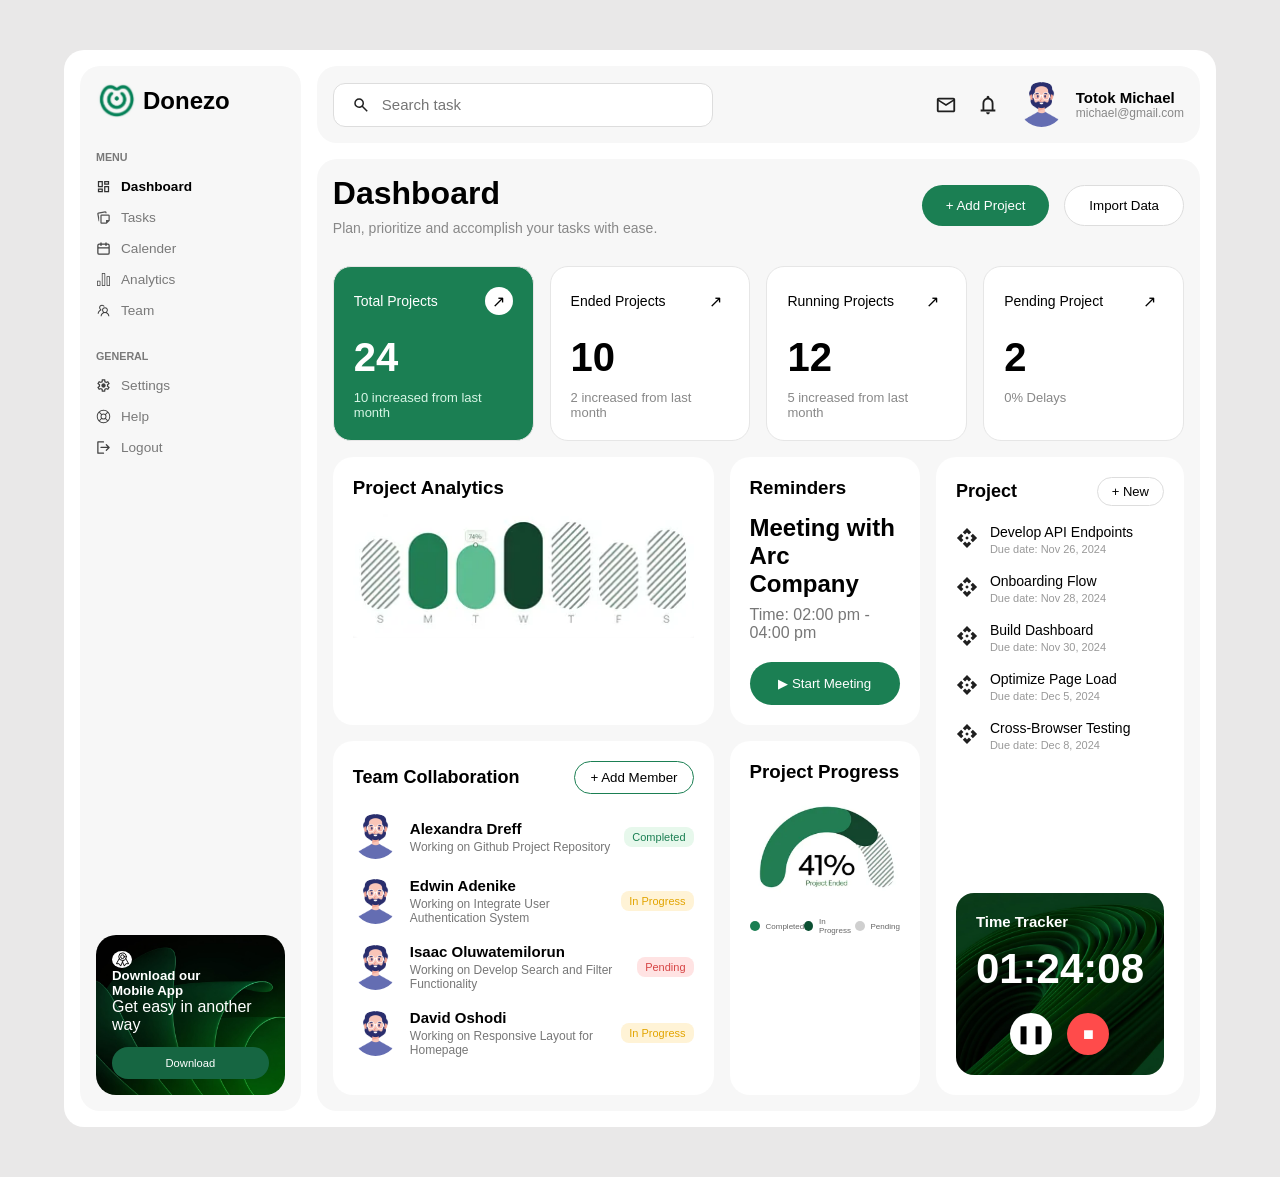
<file: day 21/index.html>
<!DOCTYPE html>
<html lang="en">

<head>
    <meta charset="UTF-8">
    <meta name="viewport" content="width=device-width, initial-scale=1.0">
    <title>Donezo</title>

    <link rel="stylesheet" href="style.css">
</head>

<body>

    <section class="dashboard">
        <div class="sidebar">
            <div class="sidebar-upper">
                <div class="logo-side">
                    <img src="assets/donezo-logo.PNG" alt="Denezo" class="donezo-logo">
                    <h2>Donezo</h2>
                </div>

                <div class="side-head menu">
                    <h6>MENU</h6>
                    <div class="sidebar-items dashboard-side">
                        <img src="assets/dashboard-outline.svg" alt="Dashboard" class="sidebar-icon">
                        <a href="#">Dashboard</a>
                    </div>
                    <div class="sidebar-items tasks-side">
                        <img src="assets/tasks-icon.svg" alt="Tasks" class="sidebar-icon">
                        <a href="#">Tasks</a>
                    </div>
                    <div class="sidebar-items calender-side">
                        <img src="assets/uil--calender.svg" alt="Calender" class="sidebar-icon">
                        <a href="#">Calender</a>
                    </div>
                    <div class="sidebar-items analytics-side">
                        <img src="assets/oui--ws-analytics.svg" alt="Analytics" class="sidebar-icon">
                        <a href="#">Analytics</a>
                    </div>
                    <div class="sidebar-items team-side">
                        <img src="assets/ant-design--team-outlined.svg" alt="Team" class="sidebar-icon">
                        <a href="#">Team</a>
                    </div>
                </div>

                <div class="side-head general">
                    <h6>GENERAL</h6>
                    <div class="sidebar-items settings-side">
                        <img src="assets/material-symbols--settings-outline.svg" alt="Settings" class="sidebar-icon">
                        <a href="#">Settings</a>
                    </div>
                    <div class="sidebar-items help-side">
                        <img src="assets/solar--help-outline.svg" alt="Help" class="sidebar-icon">
                        <a href="#">Help</a>
                    </div>
                    <div class="sidebar-items logout-side">
                        <img src="assets/icon-park-outline--logout.svg" alt="Logout" class="sidebar-icon">
                        <a href="#">Logout</a>
                    </div>
                </div>
            </div>

            <div class="sidebar-lower">
                <div class="sidebar-lower-text">
                    <div class="sidebar-lower-img">
                        <img src="assets/ion--ribbon-outline.svg" alt="Ribbon">
                    </div>
                    <h5>Download our<br>Mobile App</h5>
                    <p>Get easy in another way</p>
                </div>
                <button>Download</button>
            </div>
        </div>


        <div class="main-dashboard">
            <div class="dashboard-header">
                <div class="search-box">
                    <img src="assets/search-icon.svg" alt="Search">
                    <input type="text" placeholder="Search task">
                </div>

                <div class="header-right">
                    <img src="assets/mail.svg" alt="Messages">
                    <img src="assets/notifications.svg" alt="Notifications">
                    <div class="profile">
                        <img src="assets/man.png" alt="Profile">
                        <div>
                            <h4>Totok Michael</h4>
                            <p>michael@gmail.com</p>
                        </div>
                    </div>
                </div>
            </div>


            <div class="dashboard-body">

                <div class="dashboard-title">
                    <div class="title-text">
                        <h1>Dashboard</h1>
                        <p>
                            Plan, prioritize and accomplish your tasks with ease.
                        </p>
                    </div>

                    <div class="dashboard-buttons">
                        <button class="add-btn">
                            + Add Project
                        </button>
                        <button class="import-btn">
                            Import Data
                        </button>
                    </div>
                </div>


                <div class="stats-container">

                    <div class="stat-card active-card">
                        <div class="stat-top">
                            <h4>Total Projects</h4>
                            <span>&#8599;</span>
                        </div>
                        <h2>24</h2>
                        <p>10 increased from last month</p>
                    </div>

                    <div class="stat-card">
                        <div class="stat-top">
                            <h4>Ended Projects</h4>
                            <span>&#8599;</span>
                        </div>
                        <h2>10</h2>
                        <p>2 increased from last month</p>
                    </div>

                    <div class="stat-card">
                        <div class="stat-top">
                            <h4>Running Projects</h4>
                            <span>&#8599;</span>
                        </div>
                        <h2>12</h2>
                        <p>5 increased from last month</p>
                    </div>

                    <div class="stat-card">
                        <div class="stat-top">
                            <h4>Pending Project</h4>
                            <span>&#8599;</span>
                        </div>
                        <h2>2</h2>
                        <p>0% Delays</p>
                    </div>
                </div>


                <div class="dashboard-lower">
                    <div class="analytics-reminder">
                        <div class="analytics-card">
                            <h3>Project Analytics</h3>
                            <img src="assets/analytics-chart.PNG" alt="Chart">
                        </div>

                        <div class="reminder-card">
                            <h3>Reminders</h3>
                            <h2>Meeting with Arc Company</h2>
                            <p>Time: 02:00 pm - 04:00 pm</p>
                            <button>▶ Start Meeting</button>
                        </div>
                    </div>

                    <div class="project">
                        <div class="project-header">
                            <h3>Project</h3>
                            <button>+ New</button>
                        </div>

                        <div class="project-item">
                            <img src="assets/api.svg" alt="">
                            <div>
                                <h4>Develop API Endpoints</h4>
                                <p>Due date: Nov 26, 2024</p>
                            </div>
                        </div>

                        <div class="project-item">
                            <img src="assets/api.svg" alt="">
                            <div>
                                <h4>Onboarding Flow</h4>
                                <p>Due date: Nov 28, 2024</p>
                            </div>
                        </div>

                        <div class="project-item">
                            <img src="assets/api.svg" alt="">
                            <div>
                                <h4>Build Dashboard</h4>
                                <p>Due date: Nov 30, 2024</p>
                            </div>
                        </div>

                        <div class="project-item">
                            <img src="assets/api.svg" alt="">
                            <div>
                                <h4>Optimize Page Load</h4>
                                <p>Due date: Dec 5, 2024</p>
                            </div>
                        </div>

                        <div class="project-item">
                            <img src="assets/api.svg" alt="">
                            <div>
                                <h4>Cross-Browser Testing</h4>
                                <p>Due date: Dec 8, 2024</p>
                            </div>
                        </div>

                        <div class="time-tracker">
                            <h3>Time Tracker</h3>
                            <h1>01:24:08</h1>
                            <div class="tracker-buttons">
                                <button class="pause">&#10074;&#10074;</button>
                                <button class="stop">&#9632;</button>
                            </div>
                        </div>

                    </div>

                    <div class="team-progress">
                        
                        <div class="team-box">
                            <div class="team-header">
                                <h3>Team Collaboration</h3>
                                <button>+ Add Member</button>
                            </div>

                            <div class="team-member">
                                <img src="assets/man.png" alt="">
                                <div class="member-info">
                                    <h4>Alexandra Dreff</h4>
                                    <p>Working on Github Project Repository</p>
                                </div>
                                <span class="completed">Completed</span>
                            </div>

                            <div class="team-member">
                                <img src="assets/man.png" alt="">
                                <div class="member-info">
                                    <h4>Edwin Adenike</h4>
                                    <p>Working on Integrate User Authentication System</p>
                                </div>
                                <span class="progress">In Progress</span>
                            </div>

                            <div class="team-member">
                                <img src="assets/man.png" alt="">
                                <div class="member-info">
                                    <h4>Isaac Oluwatemilorun</h4>
                                    <p>Working on Develop Search and Filter Functionality</p>
                                </div>
                                <span class="pending">Pending</span>
                            </div>

                            <div class="team-member">
                                <img src="assets/man.png" alt="">
                                <div class="member-info">
                                    <h4>David Oshodi</h4>
                                    <p>Working on Responsive Layout for Homepage</p>
                                </div>
                                <span class="progress">In Progress</span>
                            </div>
                        </div>

                        <div class="progress-box">
                            <h3>Project Progress</h3>
                            <img src="assets/progress.PNG" alt="Progress Chart">
                            
                            <div class="progress-status">
                                <div>
                                    <span class="dot completed-dot"></span>
                                    <p>Completed</p>
                                </div>
                                
                                <div>
                                    <span class="dot progress-dot"></span>
                                    <p>In Progress</p>
                                </div>

                                <div>
                                    <span class="dot pending-dot"></span>
                                    <p>Pending</p>
                                </div>
                            </div>
                        </div>
                    </div>


                </div>

            </div>


        </div>

    </section>
</body>

</html>
</file>
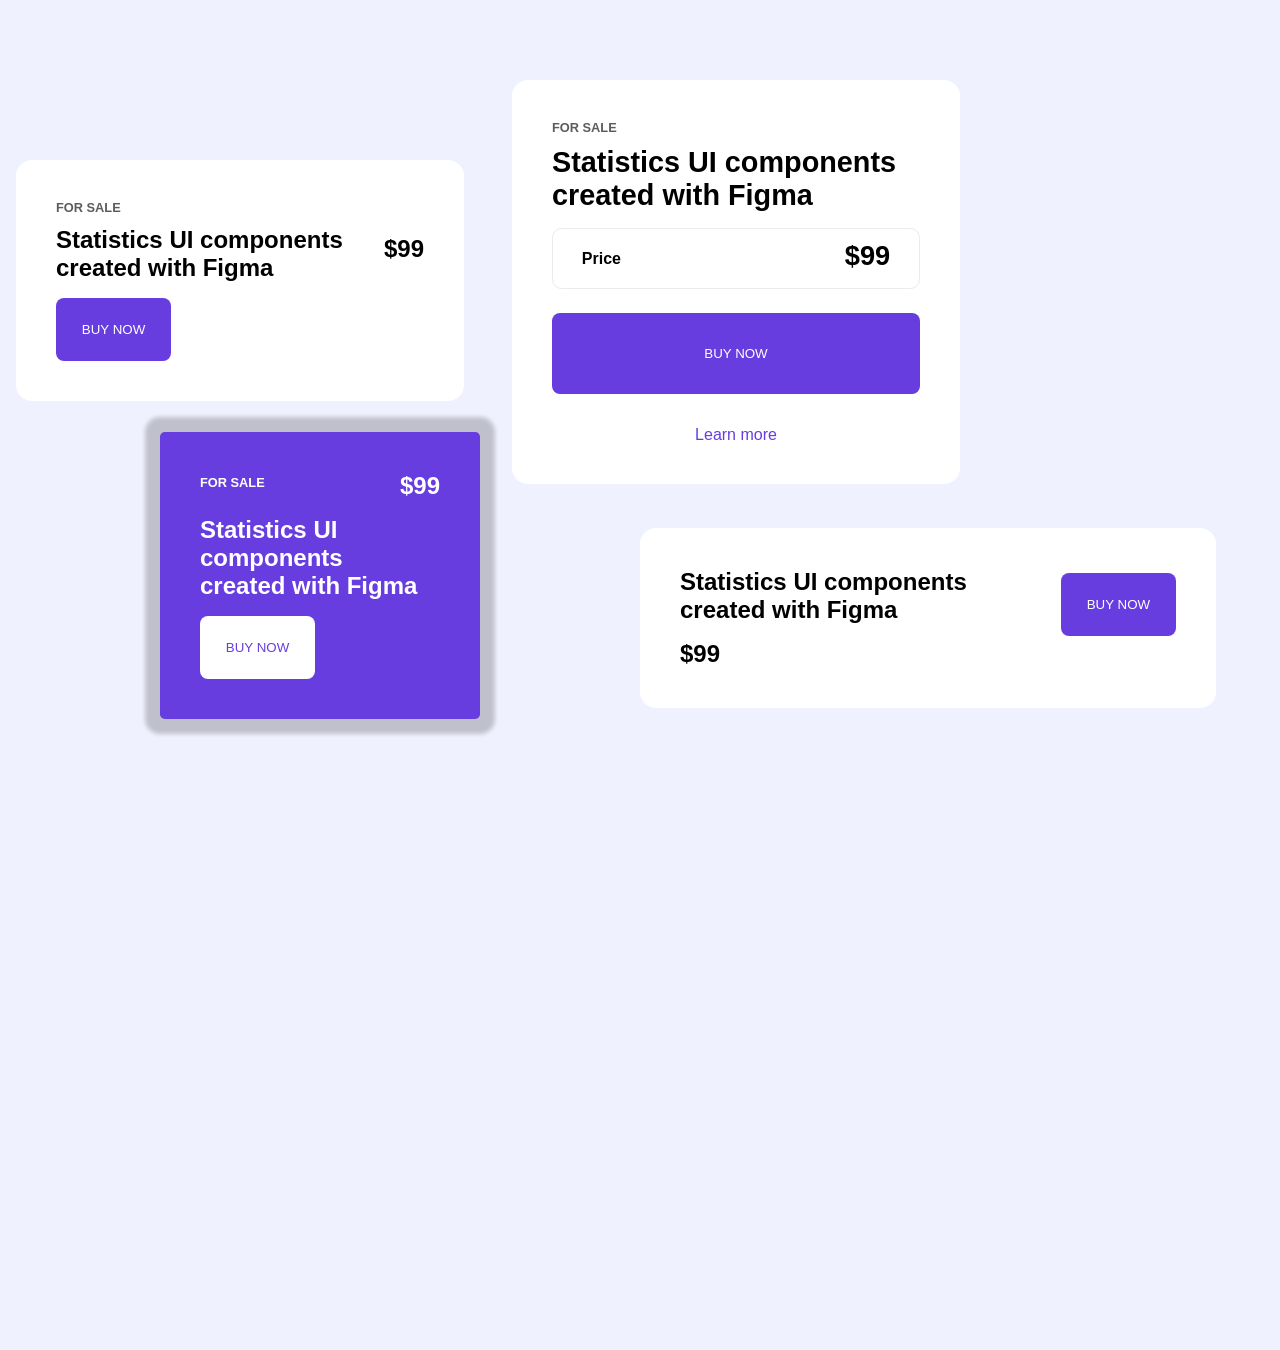
<file: day 22/index.html>
<!DOCTYPE html>
<html lang="en">

<head>
    <meta charset="UTF-8">
    <meta name="viewport" content="width=device-width, initial-scale=1.0">
    <title>Document</title>
    <link rel="stylesheet" href="style.css">
</head>

<body>

    <section>
        <div class="first-box">
            <div class="upper-side">
                <div class="text-side">
                    <h3>FOR SALE</h3>
                    <h1>Statistics UI components<br>created with Figma</h1>
                </div>
                <h1>$99</h1>
            </div>
            <button>BUY NOW</button>
        </div>

        <div class="second-box">
            <h3 class="sale-txt">FOR SALE</h3>
            <h1>Statistics UI components<br>created with Figma</h1>
            <div class="price">
                <p>Price</p>
                <h1>$99</h1>
            </div>
            <button class="wide-btn">BUY NOW</button>
            <p><a href="#">Learn more</a></p>
        </div>

        <div class="third-box">
            <div class="top-section">
                <h3>FOR SALE</h3>
                <h1>$99</h1>
            </div>
            <h1>Statistics UI components<br>created with Figma</h1>
            <button class="white-btn">BUY NOW</button>
        </div>

        <div class="forth-box">
            <div class="upper">
                <h1>Statistics UI components<br>created with Figma</h1>
                <button>BUY NOW</button>
            </div>
            <h1>$99</h1>
        </div>

    </section>

</body>

</html>
</file>
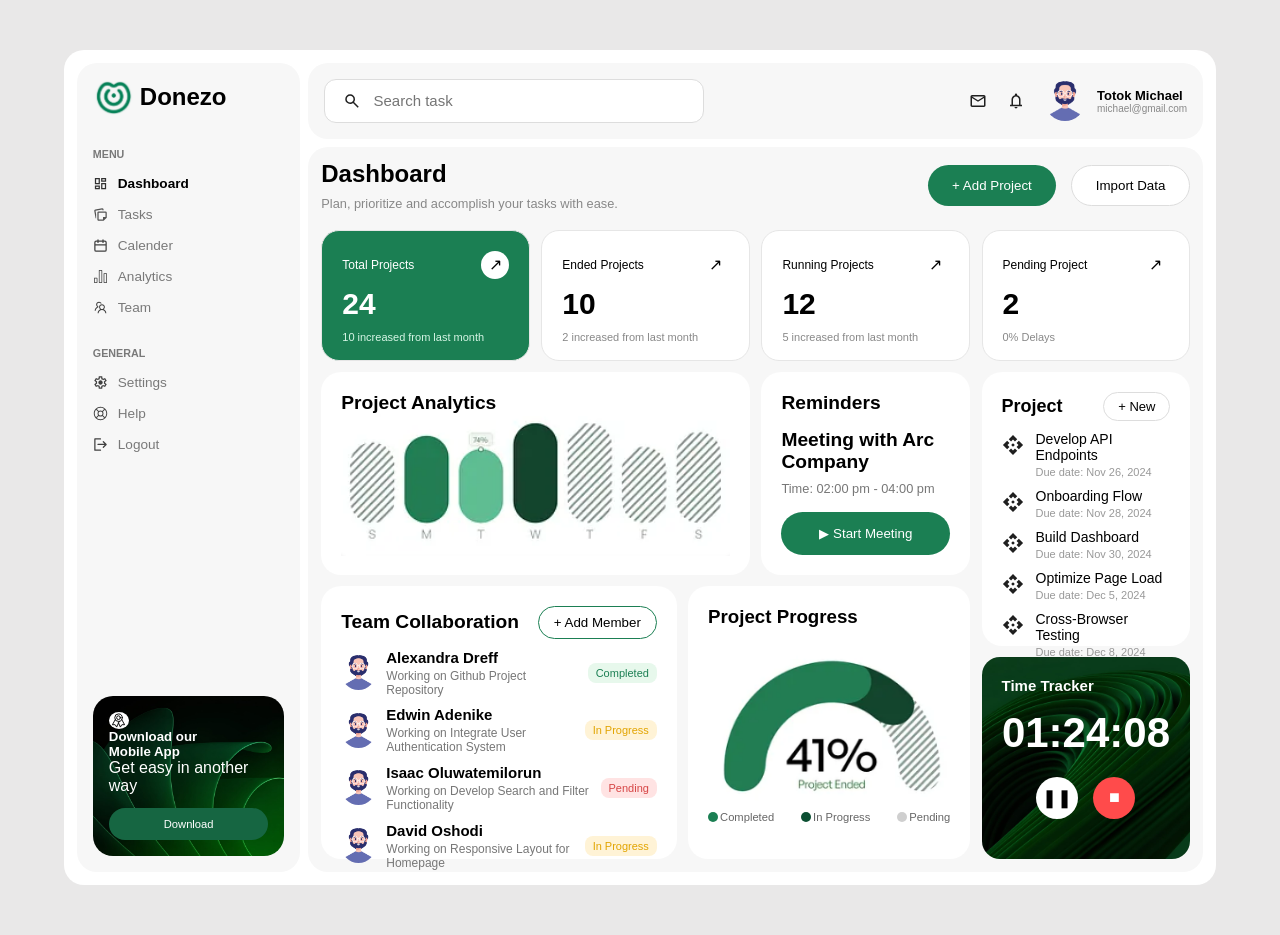
<file: day 25/index.html>
<!DOCTYPE html>
<html lang="en">

<head>
    <meta charset="UTF-8">
    <meta name="viewport" content="width=device-width, initial-scale=1.0">
    <title>Dashboard</title>
    <link rel="stylesheet" href="style.css">
</head>

<body>
    <section class="dashboard">
        <div class="sidebar">
            <div class="sidebar-upper">
                <div class="logo-side">
                    <img src="assets/donezo-logo.PNG" alt="Denezo" class="donezo-logo">
                    <h2>Donezo</h2>
                </div>

                <div class="side-head menu">
                    <h6>MENU</h6>
                    <div class="sidebar-items dashboard-side">
                        <img src="assets/dashboard-outline.svg" alt="Dashboard" class="sidebar-icon">
                        <a href="#">Dashboard</a>
                    </div>
                    <div class="sidebar-items tasks-side">
                        <img src="assets/tasks-icon.svg" alt="Tasks" class="sidebar-icon">
                        <a href="#">Tasks</a>
                    </div>
                    <div class="sidebar-items calender-side">
                        <img src="assets/uil--calender.svg" alt="Calender" class="sidebar-icon">
                        <a href="#">Calender</a>
                    </div>
                    <div class="sidebar-items analytics-side">
                        <img src="assets/oui--ws-analytics.svg" alt="Analytics" class="sidebar-icon">
                        <a href="#">Analytics</a>
                    </div>
                    <div class="sidebar-items team-side">
                        <img src="assets/ant-design--team-outlined.svg" alt="Team" class="sidebar-icon">
                        <a href="#">Team</a>
                    </div>
                </div>

                <div class="side-head general">
                    <h6>GENERAL</h6>
                    <div class="sidebar-items settings-side">
                        <img src="assets/material-symbols--settings-outline.svg" alt="Settings" class="sidebar-icon">
                        <a href="#">Settings</a>
                    </div>
                    <div class="sidebar-items help-side">
                        <img src="assets/solar--help-outline.svg" alt="Help" class="sidebar-icon">
                        <a href="#">Help</a>
                    </div>
                    <div class="sidebar-items logout-side">
                        <img src="assets/icon-park-outline--logout.svg" alt="Logout" class="sidebar-icon">
                        <a href="#">Logout</a>
                    </div>
                </div>
            </div>

            <div class="sidebar-lower">
                <div class="sidebar-lower-text">
                    <div class="sidebar-lower-img">
                        <img src="assets/ion--ribbon-outline.svg" alt="Ribbon">
                    </div>
                    <h5>Download our<br>Mobile App</h5>
                    <p>Get easy in another way</p>
                </div>
                <button>Download</button>
            </div>
        </div>


        <div class="main-dashboard">
            <div class="dashboard-header">
                <div class="search-box">
                    <img src="assets/search-icon.svg" alt="Search">
                    <input type="text" placeholder="Search task">
                </div>

                <div class="header-right">
                    <img src="assets/mail.svg" alt="Messages">
                    <img src="assets/notifications.svg" alt="Notifications">
                    <div class="profile">
                        <img src="assets/man.png" alt="Profile">
                        <div>
                            <h4>Totok Michael</h4>
                            <p>michael@gmail.com</p>
                        </div>
                    </div>
                </div>
            </div>


            <div class="dashboard-body">

                <div class="dashboard-title">
                    <div class="title-text">
                        <h1>Dashboard</h1>
                        <p>
                            Plan, prioritize and accomplish your tasks with ease.
                        </p>
                    </div>

                    <div class="dashboard-buttons">
                        <button class="add-btn">
                            + Add Project
                        </button>
                        <button class="import-btn">
                            Import Data
                        </button>
                    </div>
                </div>


                <div class="dashboard-grid">

                    <div class="card-one stat-card active-card">
                        <div class="stat-top">
                            <h4>Total Projects</h4>
                            <span>&#8599;</span>
                        </div>
                        <h2>24</h2>
                        <p>10 increased from last month</p>
                    </div>

                    <div class="card-two stat-card">
                        <div class="stat-top">
                            <h4>Ended Projects</h4>
                            <span>&#8599;</span>
                        </div>
                        <h2>10</h2>
                        <p>2 increased from last month</p>
                    </div>

                    <div class="card-three stat-card">
                        <div class="stat-top">
                            <h4>Running Projects</h4>
                            <span>&#8599;</span>
                        </div>
                        <h2>12</h2>
                        <p>5 increased from last month</p>
                    </div>

                    <div class="card-four stat-card">
                        <div class="stat-top">
                            <h4>Pending Project</h4>
                            <span>&#8599;</span>
                        </div>
                        <h2>2</h2>
                        <p>0% Delays</p>
                    </div>

                    <div class="card-five analytics-card">
                        <h3>Project Analytics</h3>
                        <img src="assets/analytics-chart.PNG" alt="Chart">
                    </div>

                    <div class="card-six reminder-card">
                        <h3>Reminders</h3>
                        <h2>Meeting with Arc Company</h2>
                        <p>Time: 02:00 pm - 04:00 pm</p>
                        <button>▶ Start Meeting</button>
                    </div>

                    <div class="card-seven project">
                        <div class="project-header">
                            <h3>Project</h3>
                            <button>+ New</button>
                        </div>

                        <div class="project-item">
                            <img src="assets/api.svg" alt="">
                            <div>
                                <h4>Develop API Endpoints</h4>
                                <p>Due date: Nov 26, 2024</p>
                            </div>
                        </div>

                        <div class="project-item">
                            <img src="assets/api.svg" alt="">
                            <div>
                                <h4>Onboarding Flow</h4>
                                <p>Due date: Nov 28, 2024</p>
                            </div>
                        </div>

                        <div class="project-item">
                            <img src="assets/api.svg" alt="">
                            <div>
                                <h4>Build Dashboard</h4>
                                <p>Due date: Nov 30, 2024</p>
                            </div>
                        </div>

                        <div class="project-item">
                            <img src="assets/api.svg" alt="">
                            <div>
                                <h4>Optimize Page Load</h4>
                                <p>Due date: Dec 5, 2024</p>
                            </div>
                        </div>

                        <div class="project-item">
                            <img src="assets/api.svg" alt="">
                            <div>
                                <h4>Cross-Browser Testing</h4>
                                <p>Due date: Dec 8, 2024</p>
                            </div>
                        </div>
                    </div>

                    <div class="card-eight team-box">
                        <div class="team-header">
                            <h3>Team Collaboration</h3>
                            <button>+ Add Member</button>
                        </div>

                        <div class="team-member">
                            <img src="assets/man.png" alt="">
                            <div class="member-info">
                                <h4>Alexandra Dreff</h4>
                                <p>Working on Github Project Repository</p>
                            </div>
                            <span class="completed">Completed</span>
                        </div>

                        <div class="team-member">
                            <img src="assets/man.png" alt="">
                            <div class="member-info">
                                <h4>Edwin Adenike</h4>
                                <p>Working on Integrate User Authentication System</p>
                            </div>
                            <span class="progress">In Progress</span>
                        </div>

                        <div class="team-member">
                            <img src="assets/man.png" alt="">
                            <div class="member-info">
                                <h4>Isaac Oluwatemilorun</h4>
                                <p>Working on Develop Search and Filter Functionality</p>
                            </div>
                            <span class="pending">Pending</span>
                        </div>

                        <div class="team-member">
                            <img src="assets/man.png" alt="">
                            <div class="member-info">
                                <h4>David Oshodi</h4>
                                <p>Working on Responsive Layout for Homepage</p>
                            </div>
                            <span class="progress">In Progress</span>
                        </div>
                    </div>


                    <div class="card-nine progress-box">
                        <h3>Project Progress</h3>
                        <img src="assets/progress.PNG" alt="Progress Chart">

                        <div class="progress-status">
                            <div>
                                <span class="dot completed-dot"></span>
                                <p>Completed</p>
                            </div>

                            <div>
                                <span class="dot progress-dot"></span>
                                <p>In Progress</p>
                            </div>

                            <div>
                                <span class="dot pending-dot"></span>
                                <p>Pending</p>
                            </div>
                        </div>
                    </div>

                    <div class="card-ten time-tracker">
                        <h3>Time Tracker</h3>
                        <h1>01:24:08</h1>
                        <div class="tracker-buttons">
                            <button class="pause">&#10074;&#10074;</button>
                            <button class="stop">&#9632;</button>
                        </div>
                    </div>

                </div>

            </div>


        </div>

    </section>
</body>

</html>
</file>
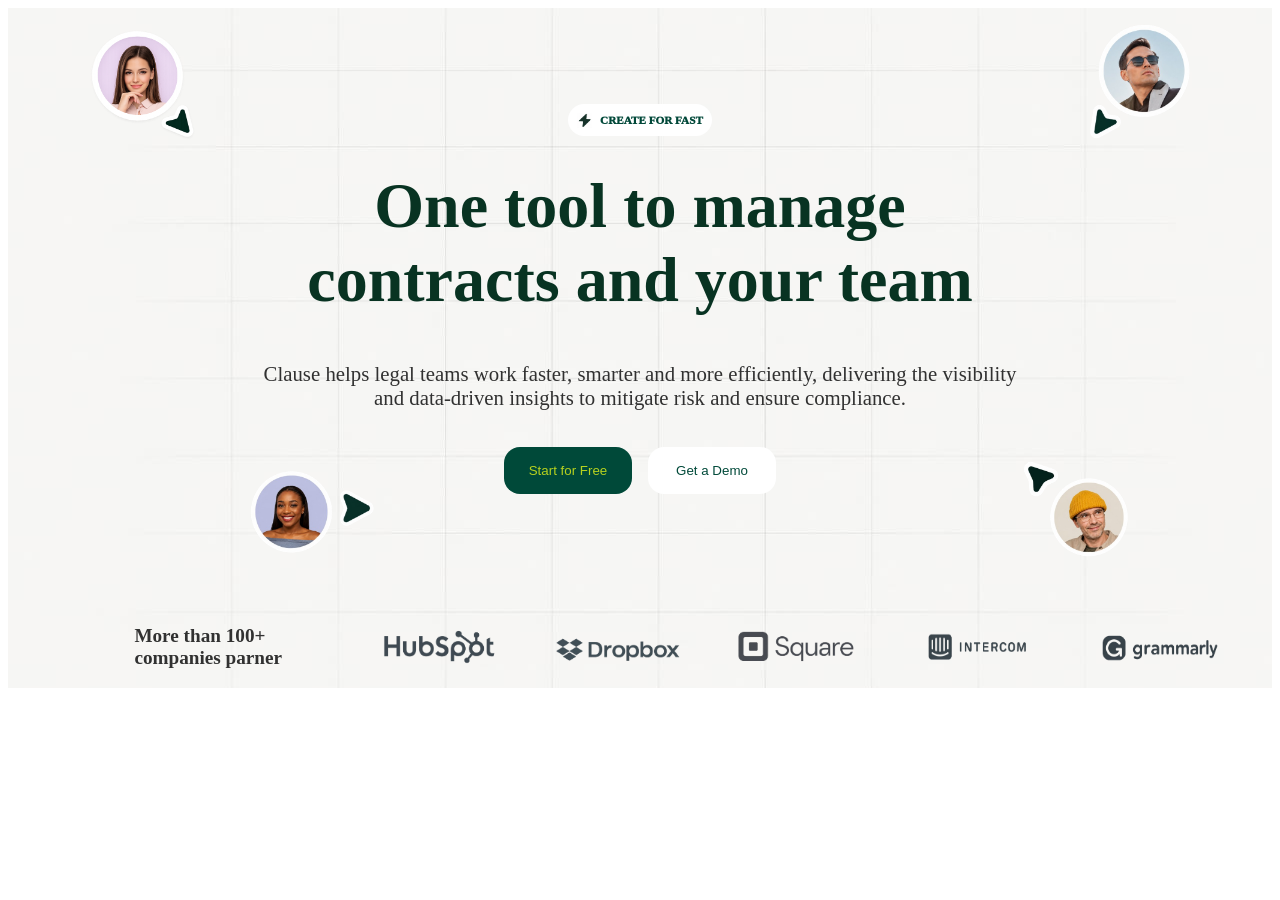
<file: day 29/index.html>
<!DOCTYPE html>
<html lang="en">
<head>
    <meta charset="UTF-8">
    <meta name="viewport" content="width=device-width, initial-scale=1.0">
    <title>Document</title>
    <link rel="stylesheet" href="style.css">
</head>
<body>
    <section class="hero">
        <div class="hero-top">
            <div class="hero-txt">
                <div class="hero-fast-btn">
                    <img src="assets/hero-bolt-logo.PNG" alt="Bolt">
                    <p>CREATE FOR FAST</p>
                </div>
                <h1>One tool to <span class="hero-txt-line">manage</span><br> contracts and your team</h1>
                <p>Clause helps legal teams work faster, smarter and more efficiently, delivering the visibility<br>and data-driven insights to mitigate risk and ensure compliance.</p>
            </div>
            <div class="hero-btns">
                <button class="hero-btn green-btn">Start for Free</button>
                <button class="hero-btn white-btn">Get a Demo</button>
            </div>
            
            <div class="hero-pic-one"><img src="assets/hero-icon 1.png" alt="" class="partner-icons"></div>
            <div class="hero-pic-two"><img src="assets/hero-icon 2.png" alt="" class="partner-icons"></div>
            <div class="hero-pic-three"><img src="assets/hero-icon 3.png" alt="" class="partner-icons"></div>
            <div class="hero-pic-four"><img src="assets/hero-icon 4.png" alt="" class="partner-icons"></div>

        </div>
        
        <div class="hero-icons">
            <div class="partner-txt"><p>More than 100+<br>companies parner</p></div>
            <div class="partner-icons">
                <img src="assets/hero-logo-hubspot.png" alt="Hubspot">
                <img src="assets/hero-logo dropbox.png" alt="Dropbox">
                <img src="assets/hero-logo square.png" alt="Square">
                <img src="assets/hero-logo intercom.png" alt="Intercom">
                <img src="assets/hero-logo grammerly.png" alt="Grammerly">
            </div>
        </div>
    </section>
</body>
</html>
</file>
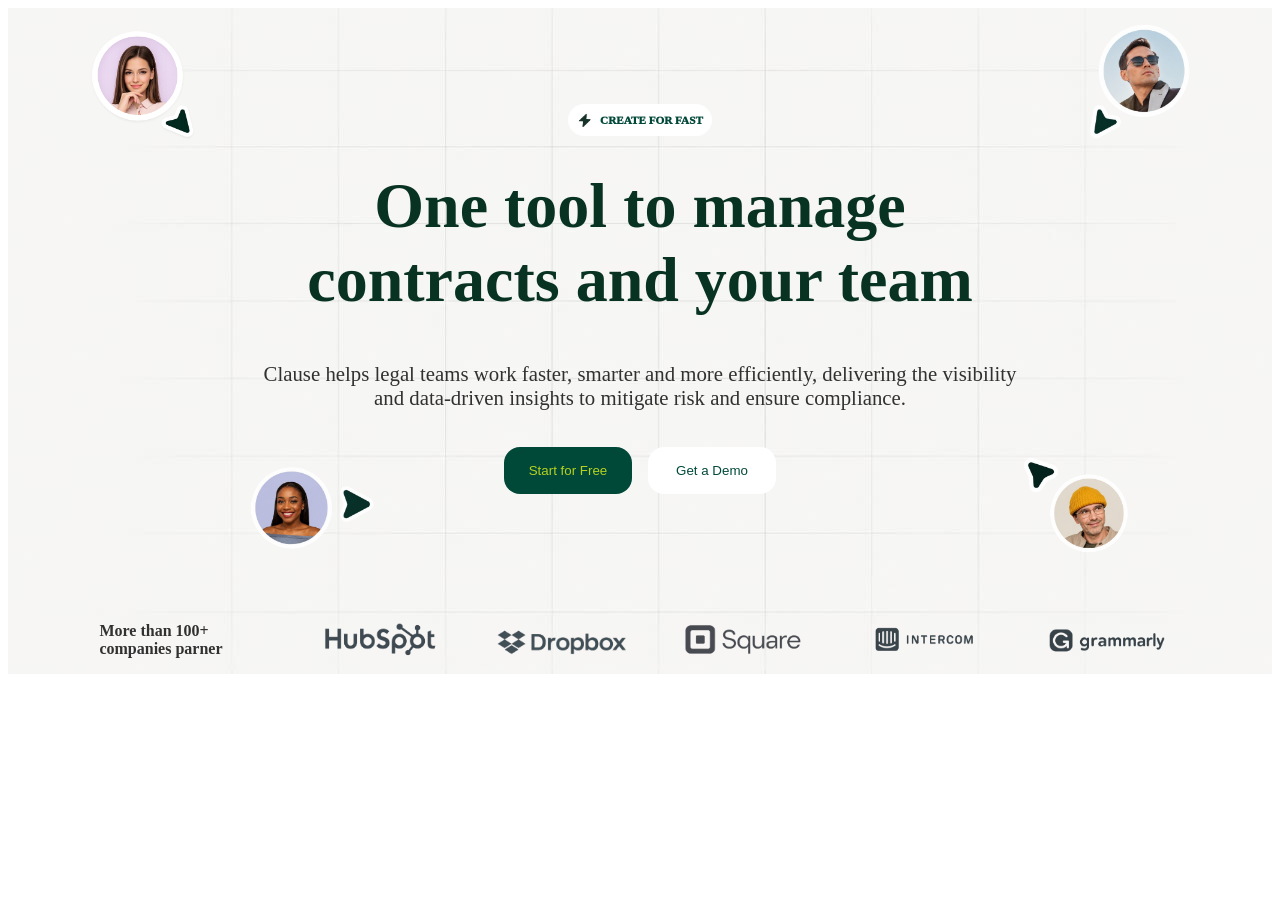
<file: day 31/index.html>
<!DOCTYPE html>
<html lang="en">
<head>
    <meta charset="UTF-8">
    <meta name="viewport" content="width=device-width, initial-scale=1.0">
    <title>Document</title>
    <link rel="stylesheet" href="style.css">
</head>
<body>
    <section class="hero">
        <div class="hero-top">
            <div class="hero-txt">
                <div class="hero-fast-btn">
                    <img src="assets/hero-bolt-logo.PNG" alt="Bolt">
                    <p>CREATE FOR FAST</p>
                </div>
                <h1>One tool to <span class="hero-txt-line">manage</span><br> contracts and your team</h1>
                <p>Clause helps legal teams work faster, smarter and more efficiently, delivering the visibility<br>and data-driven insights to mitigate risk and ensure compliance.</p>
            </div>
            <div class="hero-btns">
                <button class="hero-btn green-btn">Start for Free</button>
                <button class="hero-btn white-btn">Get a Demo</button>
            </div>
            
            <div class="hero-pic-one"><img src="assets/hero-icon 1.png" alt="" class="partner-icons"></div>
            <div class="hero-pic-two"><img src="assets/hero-icon 2.png" alt="" class="partner-icons"></div>
            <div class="hero-pic-three"><img src="assets/hero-icon 3.png" alt="" class="partner-icons"></div>
            <div class="hero-pic-four"><img src="assets/hero-icon 4.png" alt="" class="partner-icons"></div>

        </div>
        
        <div class="hero-icons">
            <div class="partner-txt"><p>More than 100+<br>companies parner</p></div>
            <div class="partner-logo">
                <img src="assets/hero-logo-hubspot.png" alt="Hubspot">
                <img src="assets/hero-logo dropbox.png" alt="Dropbox">
                <img src="assets/hero-logo square.png" alt="Square">
                <img src="assets/hero-logo intercom.png" alt="Intercom">
                <img src="assets/hero-logo grammerly.png" alt="Grammerly">
            </div>
        </div>
    </section>
</body>
</html>
</file>
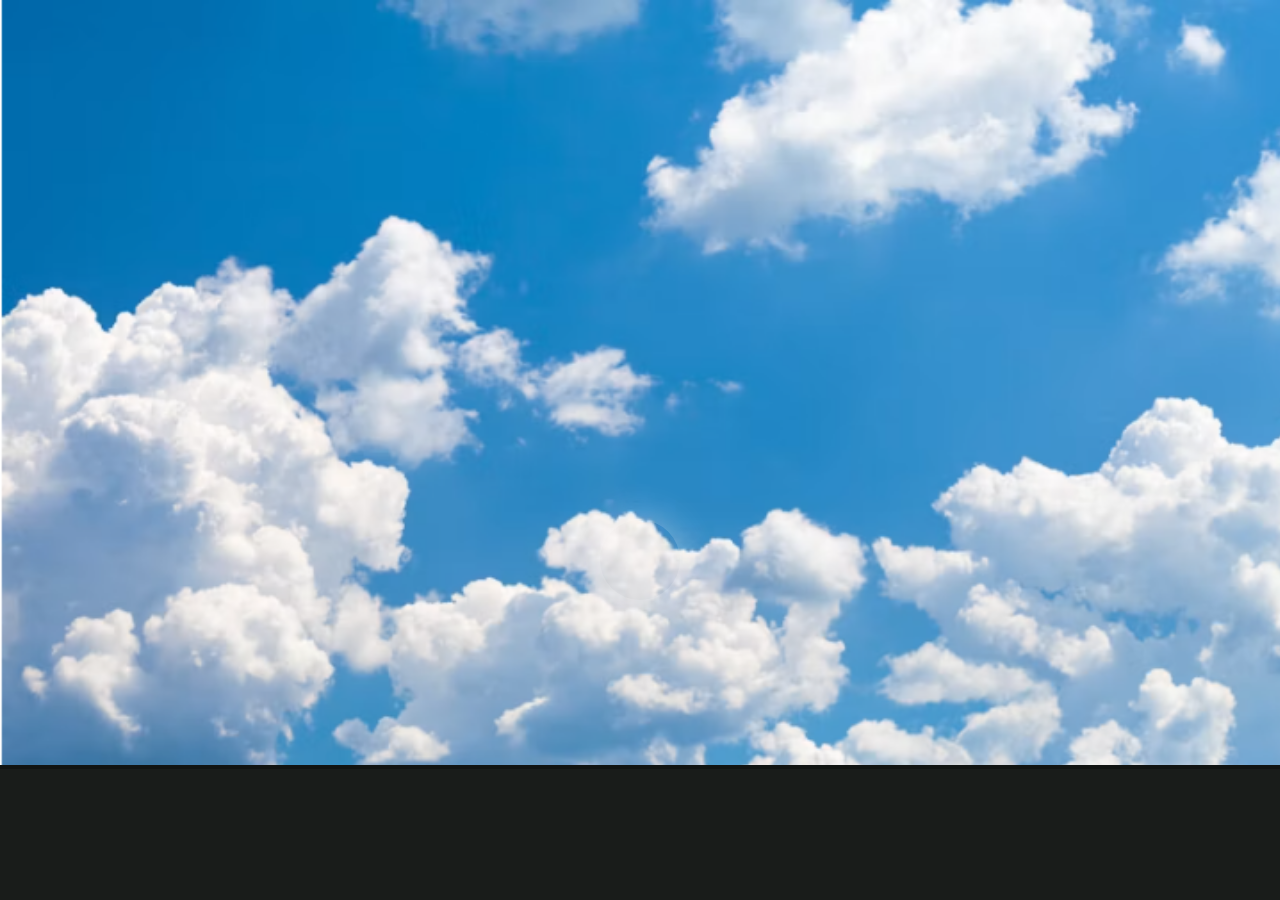
<file: day 35/index.html>
<!DOCTYPE html>
<html lang="en">

<head>
    <meta charset="UTF-8">
    <title>Sun</title>
    <link rel="stylesheet" href="style.css">
</head>

<body>

    <div class="sky">
        <div class="orbit-axis">
            <div class="sun"></div>
        </div>

        <div class="horizon"></div>

    </div>

</body>

</html>
</file>
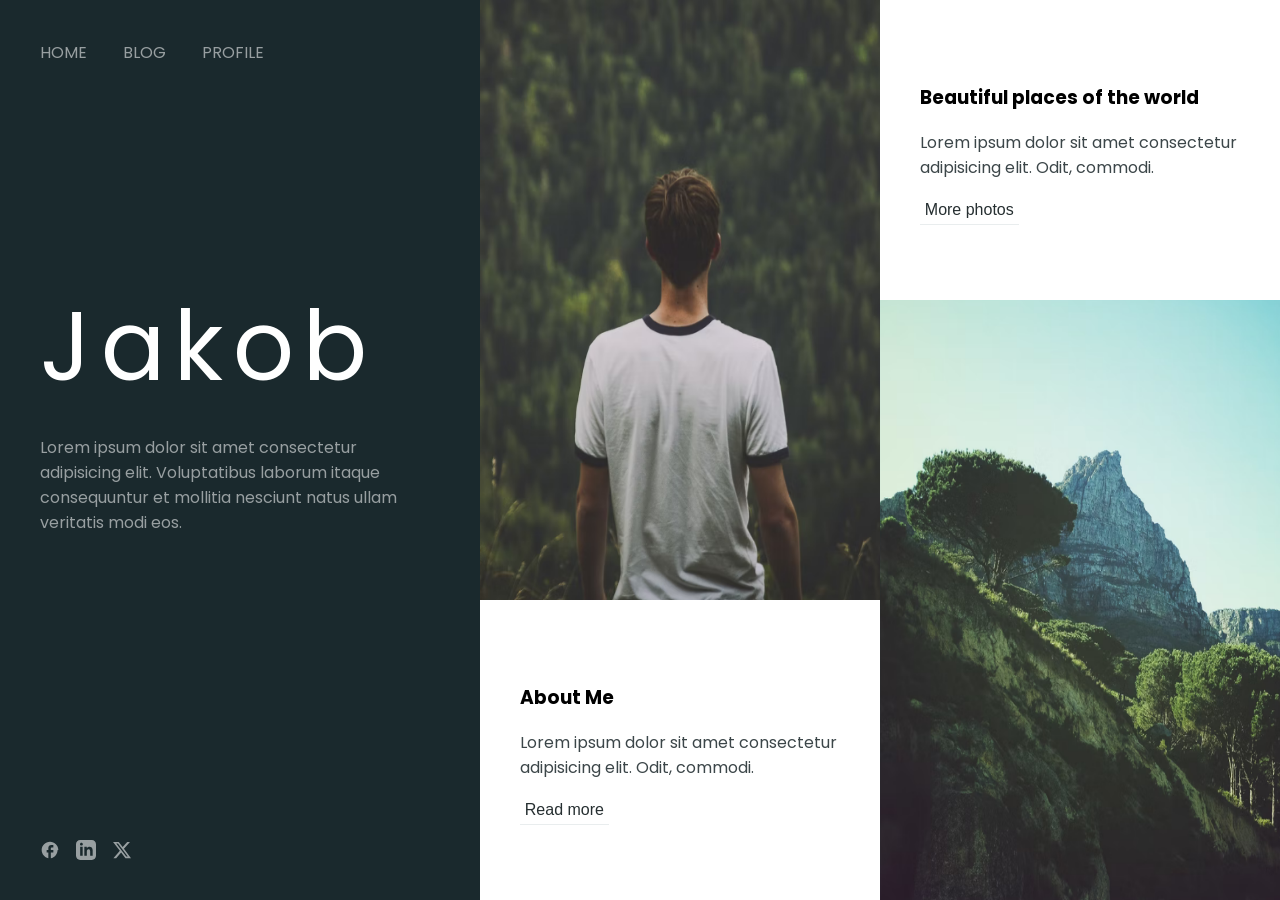
<file: day 36/index.html>
<html lang="en">

<head>
  <meta charset="UTF-8">
  <meta http-equiv="X-UA-Compatible" content="IE=edge">
  <meta name="viewport" content="width=device-width, initial-scale=1.0">
  <title>Portfolio Layout</title>
  <link rel="stylesheet" href="styles.css">
</head>

<body>
  <main>
    <div class="panel name">
      <nav>
        <a href="#">HOME</a>
        <a href="#">BLOG</a>
        <a href="#">PROFILE</a>
      </nav>
      <div class="text">
        <h1>Jakob</h1>
        <p>Lorem ipsum dolor sit amet consectetur adipisicing elit. Voluptatibus laborum itaque consequuntur et mollitia
          nesciunt natus ullam veritatis modi eos.</p>
      </div>
      <footer>
        <svg class="brand-svg facebook" viewBox="0 0 24 24">
            <path d="M22 12c0-5.52-4.48-10-10-10S2 6.48 2 12c0 4.84 3.44 8.87 8 9.8V15H8v-3h2V9.5C10 7.57 11.57 6 13.5 6H16v3h-2c-.55 0-1 .45-1 1v2h3v3h-3v6.95c4.56-.93 8-4.96 8-9.75z"/>
        </svg>
        <svg class="brand-svg linkedin" viewBox="0 0 24 24">
            <path d="M19 0h-14c-2.761 0-5 2.239-5 5v14c0 2.761 2.239 5 5 5h14c2.762 0 5-2.239 5-5v-14c0-2.761-2.238-5-5-5zm-11 19h-3v-11h3v11zm-1.5-12.268c-.966 0-1.75-.79-1.75-1.764s.784-1.764 1.75-1.764 1.75.79 1.75 1.764-.783 1.764-1.75 1.764zm13.5 12.268h-3v-5.604c0-3.368-4-3.113-4 0v5.604h-3v-11h3v1.765c1.396-2.586 7-2.777 7 2.476v6.759z"/>
        </svg>
        <svg class="brand-svg twitter" viewBox="0 0 24 24">
            <path d="M18.244 2.25h3.308l-7.227 8.26 8.502 11.24H16.17l-5.214-6.817L4.99 21.75H1.68l7.73-8.835L1.254 2.25H8.08l4.713 6.231zm-1.161 17.52h1.833L7.084 4.126H5.117z"/>
        </svg>
      </footer>
    </div>
    
    <div class="panel about">
      <img src="img/1.png" alt="main photo">
      <div class="text">
        <h3>About Me</h3>
        <p>Lorem ipsum dolor sit amet consectetur adipisicing elit. Odit, commodi.</p>
        <button>Read more</button>
      </div>
    </div>
    
    <div class="panel image">
      <div class="text">
        <h3>Beautiful places of the world</h3>
        <p>Lorem ipsum dolor sit amet consectetur adipisicing elit. Odit, commodi.</p>
        <button>More photos</button>
      </div>
      <img src="img/2.png" alt="">
    </div>

  </main>
</body>

</html>
</file>
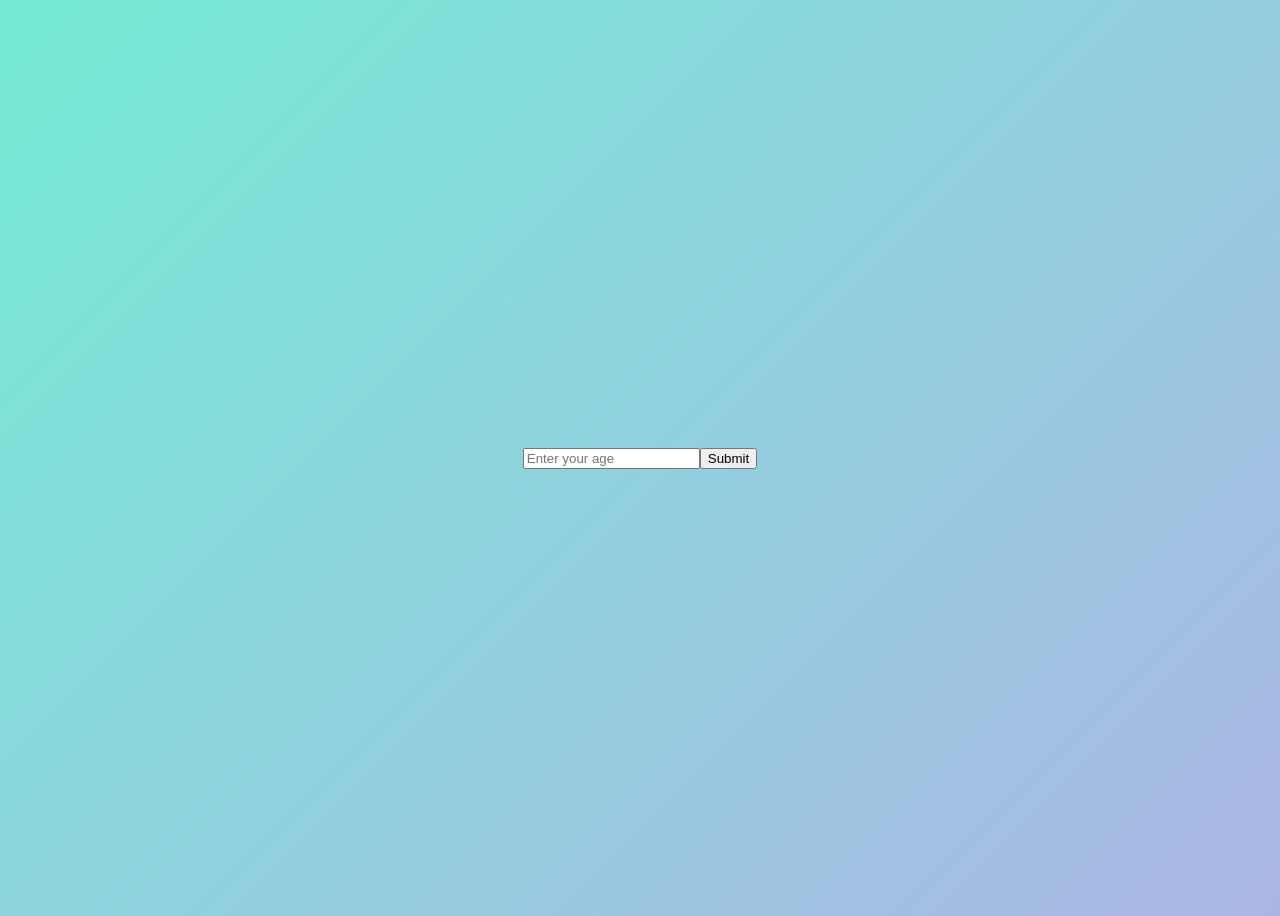
<file: day 41/index.html>
<!DOCTYPE html>
<html lang="en">

<head>
    <meta charset="UTF-8">
    <meta name="viewport" content="width=device-width, initial-scale=1.0">
    <title>Document</title>
    <link rel="stylesheet" href="style.css">
    <script src="index.js"></script>
</head>

<body>
    
    <input type="number" id="age" placeholder="Enter your age"><br>
    <button onclick="checkage()">Submit</button>
    <div id="show"></div>
    
</body>

</html>
</file>
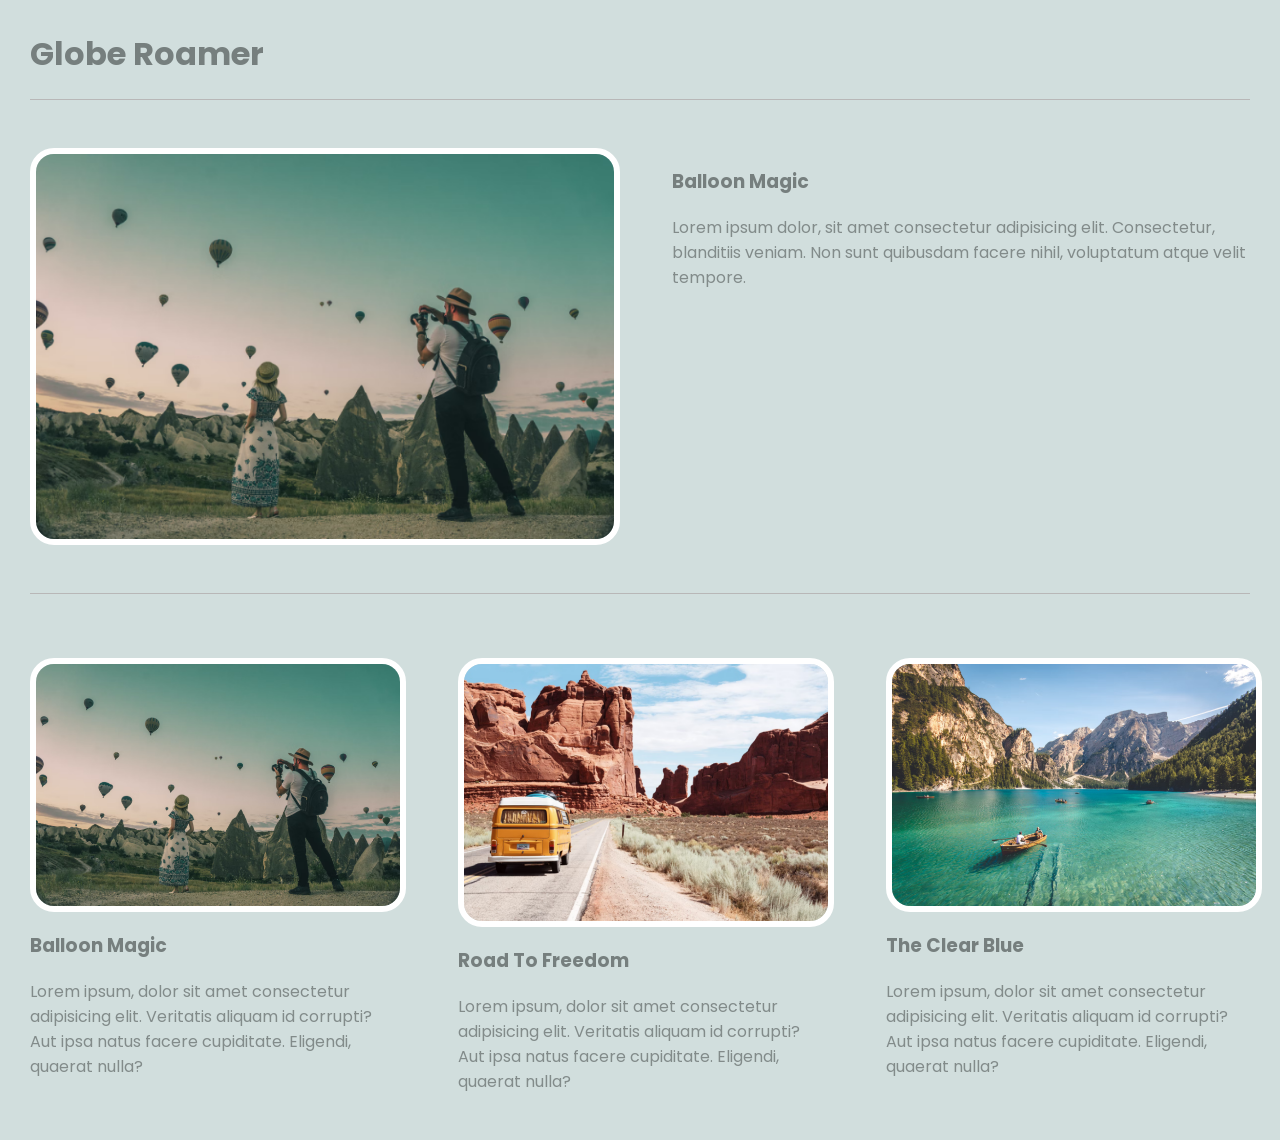
<file: day 45/index.html>
<html lang="en">

<head>
  <meta charset="UTF-8">
  <meta http-equiv="X-UA-Compatible" content="IE=edge">
  <meta name="viewport" content="width=device-width, initial-scale=1.0">
  <title>Multi Column Blog Layout</title>
  <link rel="stylesheet" href="styles.css">
</head>

<body>

  <header>
    <h1>Globe Roamer</h1>
  </header>

  <main class="grid-container">
    <article class="main">
      <img src="img/1.png" alt="main article image">
      <div>
        <h3>Balloon Magic</h3>
        <p>Lorem ipsum dolor, sit amet consectetur adipisicing elit. Consectetur, blanditiis veniam. Non sunt quibusdam
          facere nihil, voluptatum atque velit tempore.</p>
      </div>
    </article>

    <article>
      <img src="img/1.png" alt="balloon image">
      <div>
        <h3>Balloon Magic</h3>
        <p>Lorem ipsum, dolor sit amet consectetur adipisicing elit. Veritatis aliquam id corrupti? Aut ipsa natus
          facere cupiditate. Eligendi, quaerat nulla?</p>
      </div>
    </article>

    <article>
      <img src="img/2.png" alt="road to freedom image">
      <div>
        <h3>Road To Freedom</h3>
        <p>Lorem ipsum, dolor sit amet consectetur adipisicing elit. Veritatis aliquam id corrupti? Aut ipsa natus
          facere cupiditate. Eligendi, quaerat nulla?</p>
      </div>
    </article>

    <article>
      <img src="img/3.png" alt="clear blue image">
      <div>
        <h3>The Clear Blue</h3>
        <p>Lorem ipsum, dolor sit amet consectetur adipisicing elit. Veritatis aliquam id corrupti? Aut ipsa natus
          facere cupiditate. Eligendi, quaerat nulla?</p>
      </div>
    </article>
  </main>

</body>

</html>
</file>
<file: day 21/style.css>
* {
    padding: 0px;
    margin: 0px;
    box-sizing: border-box;
    font-family: Arial, Helvetica, sans-serif;
}

body {
    background-color: #e9e8e8;
}

.dashboard {
    width: 90%;
    margin: 50px auto;
    background-color: #fff;
    border-radius: 20px;
    padding: 1rem;
    display: grid;
    grid-template-columns: 1fr 4fr;
    gap: 1rem;
}

.sidebar {
    display: flex;
    flex-direction: column;
    justify-content: space-between;
    background-color: #F7F7F7;
    border-radius: 20px;
    padding: 1rem;
    gap: 3rem;
}

.sidebar-icon {
    width: 15px;
}

.logo-side {
    display: flex;
    align-items: center;
    gap: 7px;
}

.donezo-logo {
    width: 40px;
}

.sidebar-upper {
    display: flex;
    flex-direction: column;
    gap: 2rem;
}

.side-head {
    display: flex;
    flex-direction: column;
    gap: 1rem;
    color: #797979;
}

.sidebar-items {
    display: flex;
    gap: 10px;
}

.sidebar-items img {
    filter: grayscale(100%) brightness(90%) contrast(85%);opacity: 0.8;
}

.sidebar-items a {
    text-decoration: none;
    color: #797979;
    font-size: .85rem;
}

.dashboard-side a{
    color: #000000;
    font-weight: 700;
}

.dashboard-side img {
    filter: none;
}

.sidebar-lower {
    background-image: url("assets/sidebar-bg.jpeg");
    background-repeat: no-repeat;
    background-size: cover;
    background-position: center;
    height: 10rem;
    width: 100%;
    padding: 1rem;
    border-radius: 20px;
    display: flex;
    flex-direction: column;
    justify-content: space-between;
}

.sidebar-lower-text {
    display: flex;
    flex-direction: column;
    color: #fff;
}

.sidebar-lower-img {
    background-color: #fff;
    border-radius: 50%;
    width: 20px;
    padding: 1px;
    display: flex;
    align-items: center;
    justify-content: center;
}

.sidebar-lower-img img {
    width: 15px;
}

.sidebar-lower button {
    width: 100%;
    border-radius: 1rem;
    background-color: #166642;
    font-size: .7rem;
    color: #fff;
    height: 2rem;
    border: none;
}

.dashboard-header{
    display:flex;
    justify-content:space-between;
    align-items:center;
    margin-bottom: 1rem;
    background-color: #F7F7F7;
    border-radius: 20px;
    padding: 1rem;
}

.search-box{
    width:380px;
    display:flex;
    align-items:center;
    gap:12px;
    padding:12px 18px;
    border:1px solid #ddd;
    border-radius:12px;
    background-color: #fff;
}

.search-box img{
    width:18px;
}

.search-box input{
    width:100%;
    border:none;
    outline:none;
    font-size:15px;
}

.header-right{
    display:flex;
    align-items:center;
    gap:20px;
}

.header-right img{
    width:22px;
    cursor:pointer;
}

.profile{
    display:flex;
    align-items:center;
    gap:12px;
}

.profile img{
    width:45px;
    border-radius:50%;
}

.profile h4{
    font-size:15px;
}

.profile p{
    font-size:12px;
    color:#888;
}

.dashboard-body {
    background-color: #F7F7F7;
    border-radius: 20px;
    padding: 1rem;
}

.dashboard-title{
    display:flex;
    justify-content:space-between;
    align-items:center;
    margin-bottom:30px;
}

.title-text h1{
    font-size:2rem;
    margin-bottom:8px;
}

.title-text p{
    color:#888;
    font-size:14px;
}

.dashboard-buttons{
    display:flex;
    gap:15px;
}

.add-btn{
    background:#1B7F53;
    color:white;
    border:none;
    padding:12px 24px;
    border-radius:25px;
    cursor:pointer;
}

.import-btn{
    background:white;
    border:1px solid #ddd;
    padding:12px 24px;
    border-radius:25px;
    cursor:pointer;
}

.stats-container{
    display:grid;
    grid-template-columns:repeat(4, 1fr);
    gap: 1rem;
    margin-bottom: 1rem;
}

.stat-card{
    background:#fff;
    border:1px solid #E6E6E6;
    border-radius:18px;
    padding:20px;
}

.active-card{
    background:#1B7F53;
    color:#fff;
}

.stat-top{
    display:flex;
    justify-content:space-between;
    align-items:center;
    margin-bottom:20px;
}

.stat-top h4{
    font-size:14px;
    font-weight:500;
}

.stat-top span{
    width:28px;
    height:28px;
    border-radius:50%;
    background:#fff;
    display:flex;
    justify-content:center;
    align-items:center;
    color:#000;
}

.stat-card h2{
    font-size:40px;
    margin-bottom:10px;
}

.stat-card p{
    font-size:13px;
    color:#888;
}

.active-card p{
    color:#D7F6E6;
}

.dashboard-lower {
    display: grid;
    grid-template-areas: 
    "analytics project"
    "team-sec project";
    gap: 1rem;
}

.analytics-reminder {
    grid-area: analytics;
    display: grid;
    grid-template-columns: 2fr 1fr;
    gap: 1rem;
    /* width: 10vw; */
}

.project {
    grid-area: project;
    /* width: 15vw; */
}

.team-progress {
    grid-area: team-sec;
    display: grid;
    grid-template-columns: 2fr 1fr;
    gap: 1rem;
}

.analytics-card{
    background:#fff;
    border-radius:20px;
    padding:20px;
}

.analytics-card img{
    width:100%;
    margin-top:15px;
}

.reminder-card{
    background:#fff;
    border-radius:20px;
    padding:20px;
    display:flex;
    flex-direction:column;
}

.reminder-card h2{
    margin:15px 0 8px;
    font-size:24px;
}

.reminder-card p{
    color:#777;
    margin-bottom:20px;
}

.reminder-card button{
    margin-top:auto;
    background:#1B7F53;
    color:white;
    border:none;
    border-radius:30px;
    padding:14px;
    cursor:pointer;
}

.project{
    background:#fff;
    border-radius:20px;
    padding:20px;
    display:flex;
    flex-direction:column;
    gap:18px;
}

.project-header{
    display:flex;
    justify-content:space-between;
    align-items:center;
}

.project-header h3{
    font-size:18px;
}

.project-header button{
    background:#fff;
    border:1px solid #ddd;
    border-radius:20px;
    padding:6px 14px;
    cursor:pointer;
    font-size:13px;
}

.project-item{
    display:flex;
    align-items:flex-start;
    gap:12px;
}

.project-item img{
    width:22px;
    margin-top:3px;
}

.project-item h4{
    font-size:14px;
    font-weight:500;
    margin-bottom:3px;
}

.project-item p{
    font-size:11px;
    color:#999;
}

.time-tracker{
    margin-top:auto;
    background:url("assets/bg1.jpeg") center/cover;
    border-radius:18px;
    padding:20px;
    color:#fff;
    text-align:center;
}

.time-tracker h3{
    text-align:left;
    font-size:15px;
    margin-bottom:15px;
}

.time-tracker h1{
    font-size:42px;
    font-weight:600;
    margin-bottom:20px;
}

.tracker-buttons{
    display:flex;
    justify-content:center;
    gap:15px;
}

.tracker-buttons button{
    width:42px;
    height:42px;
    border:none;
    border-radius:50%;
    cursor:pointer;
    font-size:18px;
}

.pause{
    background:#fff;
    color:#000;
}

.stop{
    background:#ff4b4b;
    color:#fff;
}


.team-box{
    background:#fff;
    padding:20px;
    border-radius:20px;
}

.team-header{
    display:flex;
    justify-content:space-between;
    align-items:center;
    margin-bottom:20px;
}

.team-header h3{
    font-size:18px;
}

.team-header button{
    padding:8px 15px;
    border:1px solid #1B7F53;
    background:#fff;
    border-radius:20px;
    cursor:pointer;
}

.team-member{
    display:flex;
    align-items:center;
    gap:12px;
    margin-bottom:18px;
}

.team-member img{
    width:45px;
    height:45px;
    border-radius:50%;
}

.member-info{
    flex:1;
}

.member-info h4{
    font-size:15px;
    margin-bottom:3px;
}

.member-info p{
    font-size:12px;
    color:#777;
}

.team-member span{
    font-size:11px;
    padding:4px 8px;
    border-radius:8px;
}

.completed{
    background:#E7F8EC;
    color:#1B7F53;
}

.progress{
    background:#FFF3D6;
    color:#E2A400;
}

.pending{
    background:#FFE3E3;
    color:#D64545;
}


.progress-box{
    background:#fff;
    padding:20px;
    border-radius:20px;
}

.progress-box h3{
    margin-bottom:15px;
}

.progress-box img{
    width:100%;
    display:block;
    margin-bottom:20px;
}

.progress-status{
    display:flex;
    justify-content:space-between;
    align-items:center;
}

.progress-status div{
    display:flex;
    align-items:center;
    gap:6px;
}

.dot{
    width:10px;
    height:10px;
    border-radius:50%;
}

.completed-dot{
    background:#1B7F53;
}

.progress-dot{
    background:#0B4F32;
}

.pending-dot{
    background:#CFCFCF;
}

.progress-status p{
    font-size: .5rem;
    color:#666;
}
</file>
<file: day 22/style.css>
* {
    margin: 0px;
    padding: 0px;
    box-sizing: border-box;
    font-family:Arial, Helvetica, sans-serif;
}

body {
    background-color: #EFF1FE;
}

section {
    position: relative;
    width: 100%;
    height: 150vh;
}

.first-box {
    background-color: #fff;
    padding: 2.5rem;
    border-radius: 1rem;
    width: 35vw;
    position: absolute;
    top: 10rem;
    left: 1rem;
}

.upper-side {
    display: flex;
    justify-content: space-between;
    align-items: center;
}

.text-side h3, .sale-txt {
    font-size: .8rem;
    color: #5c5c5c;
    margin-bottom: .7rem;
}

.text-side h1 {
    font-size: 1.5rem;
    margin-bottom: 1rem;
}

button {
    background-color: #673DDF;
    width: 9vw;
    height: 7vh;
    border-radius: .5rem;
    border: none;
    color: #fff;
}

.second-box {
    background-color: #fff;
    padding: 2.5rem;
    border-radius: 1rem;
    width: 35vw;
    position: absolute;
    right: 20rem;
    top: 5rem;
}

.second-box h1 {
    font-size: 1.8rem;
    margin-bottom: 1rem;
}

.price {
    display: flex;
    justify-content: space-between;
    align-items: center;
    padding: 0rem 1.8rem;
    border: 1px solid #ebebeb;
    border-radius: .6rem;
    margin-bottom: 1.5rem;
}

.price p {
    font-size: 1rem;
    font-weight: 700;
}

.price h1 {
    margin-top: .7rem;
    font-size: 1.7rem;
}

.wide-btn {
    width: 100%;
    height: 9vh;
    margin-bottom: 2rem;
}

.second-box p{
    text-align: center;
}

.second-box p a {
    text-decoration: none;
    color: #673DDF;
}

.third-box {
    padding: 2.5rem;
    border-radius: .3rem;
    width: 25vw;
    background-color: #673DDF;
    position: absolute;
    top: 27rem;
    left: 10rem;
    box-shadow: 0 0 4px 15px rgba(0, 0, 0, 0.2);
}

.top-section {
    display: flex;
    justify-content: space-between;
    align-items: center;
}

.top-section h3 {
    font-size: .8rem;
    margin-bottom: 1.5rem;
}

.top-section h1, .top-section h3, .third-box h1 {
    color: #fff;
}

.third-box h1 {
    font-size: 1.5rem;
    margin-bottom: 1rem;
}

.white-btn {
    background-color: #fff;
    color: #673DDF;
}

.forth-box {
    background-color: #fff;
    padding: 2.5rem;
    border-radius: 1rem;
    width: 45vw;
    position: absolute;
    top: 33rem;
    left: 40rem;
}

.upper {
    display: flex;
    justify-content: space-between;
    align-items: center;
}

.upper h1 {
    font-size: 1.5rem;
    margin-bottom: 1rem;
}

@media (max-width: 480px) {
    section {
        display: flex;
        flex-direction: column;
        width: 60%;
        gap: 2rem;
        margin: auto;
    }

    .first-box, .second-box, .third-box, .forth-box {
        position: static;
        width: 100%;
    }

    /* .second-box {
        position: static;
    }

    .third-box {
        position: static;
    }

    .forth-box {
        position: static;
    } */
}
</file>
<file: day 25/style.css>
* {
    padding: 0px;
    margin: 0px;
    box-sizing: border-box;
    font-family: Arial, Helvetica, sans-serif;
}

body {
    background-color: #e9e8e8;
}

.dashboard {
    width: 90%;
    margin: 50px auto;
    background-color: #fff;
    border-radius: 20px;
    padding: .8rem;
    display: grid;
    grid-template-columns: 1fr 4fr;
    gap: .5rem;
}

.sidebar {
    display: flex;
    flex-direction: column;
    justify-content: space-between;
    background-color: #F7F7F7;
    border-radius: 20px;
    padding: 1rem;
    gap: 3rem;
}

.sidebar-icon {
    width: 15px;
}

.logo-side {
    display: flex;
    align-items: center;
    gap: 7px;
}

.donezo-logo {
    width: 40px;
}

.sidebar-upper {
    display: flex;
    flex-direction: column;
    gap: 2rem;
}

.side-head {
    display: flex;
    flex-direction: column;
    gap: 1rem;
    color: #797979;
}

.sidebar-items {
    display: flex;
    gap: 10px;
}

.sidebar-items img {
    filter: grayscale(100%) brightness(90%) contrast(85%);opacity: 0.8;
}

.sidebar-items a {
    text-decoration: none;
    color: #797979;
    font-size: .85rem;
}

.dashboard-side a{
    color: #000000;
    font-weight: 700;
}

.dashboard-side img {
    filter: none;
}

.sidebar-lower {
    background-image: url("assets/sidebar-bg.jpeg");
    background-repeat: no-repeat;
    background-size: cover;
    background-position: center;
    height: 10rem;
    width: 100%;
    padding: 1rem;
    border-radius: 20px;
    display: flex;
    flex-direction: column;
    justify-content: space-between;
}

.sidebar-lower-text {
    display: flex;
    flex-direction: column;
    color: #fff;
}

.sidebar-lower-img {
    background-color: #fff;
    border-radius: 50%;
    width: 20px;
    padding: 1px;
    display: flex;
    align-items: center;
    justify-content: center;
}

.sidebar-lower-img img {
    width: 15px;
}

.sidebar-lower button {
    width: 100%;
    border-radius: 1rem;
    background-color: #166642;
    font-size: .7rem;
    color: #fff;
    height: 2rem;
    border: none;
}

.dashboard-header{
    display:flex;
    justify-content:space-between;
    align-items:center;
    margin-bottom: .5rem;
    background-color: #F7F7F7;
    border-radius: 20px;
    padding: 1rem;
}

.search-box{
    width:380px;
    display:flex;
    align-items:center;
    gap:12px;
    padding:12px 18px;
    border:1px solid #ddd;
    border-radius:12px;
    background-color: #fff;
}

.search-box img{
    width:18px;
}

.search-box input{
    width:100%;
    border:none;
    outline:none;
    font-size:15px;
}

.header-right{
    display:flex;
    align-items:center;
    gap:20px;
}

.header-right img{
    width:18px;
    cursor:pointer;
}

.profile{
    display:flex;
    align-items:center;
    gap:12px;
}

.profile img{
    width:40px;
    border-radius:50%;
}

.profile h4{
    font-size:13px;
}

.profile p{
    font-size:10px;
    color:#888;
}

.dashboard-body {
    background-color: #F7F7F7;
    border-radius: 20px;
    padding: .8rem;
}

.dashboard-title{
    display:flex;
    justify-content:space-between;
    align-items:center;
    margin-bottom: 1.2rem;
}

.title-text h1{
    font-size:1.5rem;
    margin-bottom:.5rem;
}

.title-text p{
    color:#888;
    font-size:.8rem;
}

.dashboard-buttons{
    display:flex;
    gap:15px;
}

.add-btn{
    background:#1B7F53;
    color:white;
    border:none;
    padding:12px 24px;
    border-radius:25px;
    cursor:pointer;
}

.import-btn{
    background:white;
    border:1px solid #ddd;
    padding:12px 24px;
    border-radius:25px;
    cursor:pointer;
}

.dashboard-grid {
    display: grid;
    grid-template-columns: repeat(12, 1fr);
    grid-template-rows: repeat(9, 60px);
    gap: .7rem;
}

.card-one, .card-two, .card-three, .card-four {
    grid-column: span 3;
    grid-row: span 2;
}

.card-five {
    grid-column: span 6;
    grid-row: span 3;
}

.card-six {
    grid-column: span 3;
    grid-row: span 3;
}

.card-seven {
    grid-column: span 3;
    grid-row: span 4;
}

.card-eight {
    grid-column: span 5;
    grid-row: span 4;
}

.card-nine {
    grid-column: span 4;
    grid-row: span 4;
}

.card-ten {
    grid-column: span 3;
    grid-row: span 3;
}

.stat-card{
    background:#fff;
    border:1px solid #E6E6E6;
    border-radius:18px;
    padding:20px;
}

.active-card{
    background:#1B7F53;
    color:#fff;
}

.stat-top{
    display:flex;
    justify-content:space-between;
    align-items:center;
    margin-bottom: .5rem;
}

.stat-top h4{
    font-size:12px;
    font-weight:500;
}

.stat-top span{
    width:28px;
    height:28px;
    border-radius:50%;
    background:#fff;
    display:flex;
    justify-content:center;
    align-items:center;
    color:#000;
}

.stat-card h2{
    font-size:30px;
    margin-bottom:10px;
}

.stat-card p{
    font-size:11px;
    color:#888;
}

.active-card p{
    color:#D7F6E6;
}

.analytics-card{
    background:#fff;
    border-radius:20px;
    padding:20px;
}

.analytics-card h3 {
    font-size: 1.2rem;
}

.analytics-card img{
    width:100%;
}

.reminder-card{
    background:#fff;
    border-radius:20px;
    padding:20px;
    display:flex;
    flex-direction:column;
}

.reminder-card h3 {
    font-size: 1.2rem;
}

.reminder-card h2{
    margin:15px 0 8px;
    font-size: 1.2rem;
}

.reminder-card p{
    color:#777;
    /* margin-bottom:20px; */
    font-size: .8rem;
}

.reminder-card button{
    margin-top:auto;
    background:#1B7F53;
    color:white;
    border:none;
    border-radius:30px;
    padding:14px;
    cursor:pointer;
}

.project{
    background:#fff;
    border-radius:20px;
    padding:20px;
    display:flex;
    flex-direction:column;
    gap:10px;
    /* justify-content: space-between; */
}

.project-header{
    display:flex;
    justify-content:space-between;
    align-items:center;
}

.project-header h3{
    font-size:18px;
}

.project-header button{
    background:#fff;
    border:1px solid #ddd;
    border-radius:20px;
    padding:6px 14px;
    cursor:pointer;
    font-size:13px;
}

.project-item{
    display:flex;
    align-items:flex-start;
    gap:12px;
}

.project-item img{
    width:22px;
    margin-top:3px;
}

.project-item h4{
    font-size:14px;
    font-weight:500;
    margin-bottom:3px;
}

.project-item p{
    font-size:11px;
    color:#999;
}

.team-box{
    background:#fff;
    padding:20px;
    border-radius:20px;
}

.team-header{
    display:flex;
    justify-content:space-between;
    align-items:center;
    margin-bottom:10px;
}

.team-header h3{
    font-size:1.2rem;
}

.team-header button{
    padding:8px 15px;
    border:1px solid #1B7F53;
    background:#fff;
    border-radius:20px;
    cursor:pointer;
}

.team-member{
    display:flex;
    align-items:center;
    gap:10px;
    margin-bottom: .6rem;
}

.team-member img{
    width:35px;
    height:35px;
    border-radius:50%;
}

.member-info{
    flex:1;
}

.member-info h4{
    font-size:15px;
    margin-bottom:3px;
}

.member-info p{
    font-size:12px;
    color:#777;
}

.team-member span{
    font-size:11px;
    padding:4px 8px;
    border-radius:8px;
}

.completed{
    background:#E7F8EC;
    color:#1B7F53;
}

.progress{
    background:#FFF3D6;
    color:#E2A400;
}

.pending{
    background:#FFE3E3;
    color:#D64545;
}

.progress-box{
    background:#fff;
    padding:20px;
    border-radius:20px;
}

.progress-box h3{
    margin-bottom: 1.2rem;
}

.progress-box img{
    width:100%;
    /* display:block; */
    /* margin-bottom:20px; */
}

.progress-status{
    display:flex;
    justify-content:space-between;
    align-items:center;
}

.progress-status div{
    display:flex;
    align-items:center;
    gap:2px;
}

.dot{
    width:10px;
    height:10px;
    border-radius:50%;
}

.completed-dot{
    background:#1B7F53;
}

.progress-dot{
    background:#0B4F32;
}

.pending-dot{
    background:#CFCFCF;
}

.progress-status p{
    font-size: .7rem;
    color:#666;
}

.time-tracker{
    background:url("assets/bg1.jpeg") center/cover;
    border-radius:18px;
    padding:20px;
    color:#fff;
    text-align:center;
}

.time-tracker h3{
    text-align:left;
    font-size:15px;
    margin-bottom:15px;
}

.time-tracker h1{
    font-size:42px;
    font-weight:600;
    margin-bottom:20px;
}

.tracker-buttons{
    display:flex;
    justify-content:center;
    gap:15px;
}

.tracker-buttons button{
    width:42px;
    height:42px;
    border:none;
    border-radius:50%;
    cursor:pointer;
    font-size:18px;
}

.pause{
    background:#fff;
    color:#000;
}

.stop{
    background:#ff4b4b;
    color:#fff;
}
</file>
<file: day 29/style.css>
.hero {
    background: url(assets/hero\ background.jpeg);
    width: 100%;
    margin: auto;
}

.hero-top {
    display: flex;
    flex-direction: column;
    gap: 1rem;
    position: relative;
    padding: 6rem;
}

.hero-txt {
    display: flex;
    flex-direction: column;
    justify-content: center;
    align-items: center;
    text-align: center;
}

.hero-fast-btn {
    display: flex;
    gap: .5rem;
    justify-content: center;
    align-items: center;
    background-color: #fff;
    border-radius: 1.5rem;
    padding: .5rem;
    height: 1rem;
    width: 8rem;
    margin-bottom: -20px;
}

.hero-fast-btn img {
    width: 15px;
    height: 15px;
}
.hero-fast-btn p {
    color: #014839;
    font-size: .7rem;
    font-weight: 1000;
}

.hero-txt h1 {
    font-size: 4rem;
    color: #083322;
}
.hero-txt > p {
    font-size: 1.3rem;
    color: #313131;
    margin-top: -8px;
}

.hero-btns {
    display: flex;
    justify-content: center;
    gap: 1rem;
}

.hero-btn {
    padding: 1rem;
    width: 8rem;
    border-radius: 1rem;
    border: none;
    cursor: pointer;
}
.green-btn {
    background-color: #004939;
    color: #b6d11f;
}
.white-btn {
    background-color: #fff;
    color: #004939;
}

.partner-icons {
    width: 150px;
}
.hero-pic-one img {
    width: 230px;
}

.hero-pic-one, .hero-pic-two, .hero-pic-three, .hero-pic-four {
    position: absolute;
}
.hero-pic-one {
    left: 1rem;
    top: 0rem;
}
.hero-pic-two {
    right: 4rem;
    top: 0rem;
}
.hero-pic-three {
    bottom: 0rem;
    left: 14rem;
}
.hero-pic-four {
    bottom: 0rem;
    right: 7rem;
}


/*The lower section of hero that has the parners icon*/
.hero-icons {
    width: 80%;
    margin: 1rem auto;
    display: flex;
    gap: 5rem;
    align-items: center;
}
.partner-txt p {
    font-size: 1.2rem;
    font-weight: 600;
    color: #313131;
}

.partner-icons {
    display: flex;
    gap: 2rem;
    align-items: center;
    justify-content: space-between;
}
.partner-icons img {
    width: 150px;
    height: 55px;
}
</file>
<file: day 31/style.css>
.hero {
    background: url(assets/hero\ background.jpeg);
    width: 100%;
    margin: auto;
}

.hero-top {
    display: flex;
    flex-direction: column;
    gap: 1rem;
    position: relative;
    padding: 6rem;
}

.hero-txt {
    display: flex;
    flex-direction: column;
    justify-content: center;
    align-items: center;
    text-align: center;
    width: 100%;
}

.hero-fast-btn {
    display: flex;
    gap: .5rem;
    justify-content: center;
    align-items: center;
    background-color: #fff;
    border-radius: 1.5rem;
    padding: .5rem;
    height: 1rem;
    width: 8rem;
    margin-bottom: -20px;
}

.hero-fast-btn img {
    width: 15px;
    height: 15px;
}

.hero-fast-btn p {
    color: #014839;
    font-size: .7rem;
    font-weight: 1000;
}

.hero-txt h1 {
    font-size: 4rem;
    color: #083322;
}

.hero-txt>p {
    font-size: 1.3rem;
    color: #313131;
    margin-top: -8px;
}

.hero-btns {
    display: flex;
    justify-content: center;
    gap: 1rem;
}

.hero-btn {
    padding: 1rem;
    width: 8rem;
    border-radius: 1rem;
    border: none;
    cursor: pointer;
}

.green-btn {
    background-color: #004939;
    color: #b6d11f;
}

.white-btn {
    background-color: #fff;
    color: #004939;
}

.partner-icons {
    width: 150px;
}

.hero-pic-one img {
    width: 230px;
}

.hero-pic-one,
.hero-pic-two,
.hero-pic-three,
.hero-pic-four {
    position: absolute;
}

.hero-pic-one {
    left: 1rem;
    top: 0rem;
}

.hero-pic-two {
    right: 4rem;
    top: 0rem;
}

.hero-pic-three {
    bottom: 0rem;
    left: 14rem;

}

.hero-pic-four {
    bottom: 0rem;
    right: 7rem;
}


/*The lower section of hero that has the parners icon*/
.hero-icons {
    width: 90%;
    margin: 1rem auto;
    display: flex;
    gap: 5rem;
    align-items: center;
    justify-content: center;
    flex-wrap: wrap;
}

.partner-txt p {
    font-size: 1rem;
    font-weight: 600;
    color: #313131;
}

.partner-logo {
    display: flex;
    gap: 2rem;
    align-items: center;
    justify-content: space-between;
    flex-wrap: wrap;
}

.partner-logo img {
    width: 9.375rem;
    /*150px*/
    height: 3.4375;
    /*55px*/
}

/* Media Queries for the hero section */
@media (max-width: 1030px) {
    .hero-pic-one {
        left: 0rem;
        top: 0rem;
    }

    .hero-pic-two {
        right: 3rem;
        top: 0rem;
    }

    .hero-pic-three {
        bottom: 0rem;
        left: 10rem;

    }

    .hero-pic-four {
        bottom: 0rem;
        right: 7rem;
    }

    .hero-icons {
        /*Erase this later, nothing was changed*/
        gap: 1rem;
    }
}

@media (max-width: 1030px) {
    .hero-pic-four {
        bottom: 0rem;
        right: 7rem;
    }

    .partner-icons {
        width: 110px;
    }

    .hero-pic-one img {
        width: 190px;
    }
}

/*Responsiveness for mobile view*/
@media (max-width: 768px) {
    .hero-txt h1 {
        font-size: 3rem;
    }

    .hero-txt>p {
        font-size: 1rem;
    }

    .hero-pic-three {
        bottom: 0rem;
        left: 7rem;

    }
}

/*Breakpoint to adjust the hero absolute positioned images*/
@media (max-width: 568px) {
    .hero-pic-three {
        bottom: 0rem;
        left: 4rem;
    }

    .hero-pic-four {
        bottom: 0rem;
        right: 4rem;
    }

    .partner-icons {
        width: 80px;
    }

    .hero-pic-one img {
        width: 130px;
    }
}

/*Breakpoint for smaller screens to fit perfectly*/
@media (max-width: 448px) {
    .hero-top {
        padding: 5rem 3rem;
    }
    .hero-pic-one {
        left: 0rem;
        top: 0rem;
    }
    .hero-pic-two {
        right: 3rem;
        top: 0rem;
    }
    .hero-pic-three {
        bottom: 0rem;
        left: 1rem;
    }
    .hero-pic-four {
        bottom: 0rem;
        right: 1rem;
    }
    .hero-fast-btn {
        gap: .2rem;
        padding: .4rem;
        height: 1rem;
        width: 7rem;
    }
    .hero-fast-btn img {
        width: 10px;
        height: 10px;
    }
    .hero-fast-btn p {
        font-size: .6rem;
    }
    .hero-btns {
        gap: .7rem;
    }
    .hero-btn {
        padding: .6rem;
        width: 6rem;
        border-radius: 1rem;
        font-size: .7rem;
    }
    .hero-icons {
        flex-direction: column;
    }

    .partner-logo {
        flex-direction: column;
    }
}
</file>
<file: day 35/style.css>
/* Order: name | duration | timing-function | delay | iteration-count | direction | fill-mode | play-state */

* {
    margin: 0;
    padding: 0;
    box-sizing: border-box;
}

body {
    overflow: hidden;
    /* background: #000; */
    font-family: system-ui, sans-serif;

}

.sky {
    width: 100vw;
    height: 100vh;
    position: relative;
    /* Name | Duration | Timing | Iteration */
    animation: skyCycle 12s linear infinite;
    background: url(assets/cloud-image.PNG);
    background-repeat: no-repeat;
    background-size: cover;
}

.orbit-axis {
    position: absolute;
    bottom: 0;
    left: 50%;
    width: 2px;
    height: 2px;
    animation: sunOrbit 12s linear infinite;
}

.sun {
    width: 80px;
    height: 80px;
    border-radius: 50%;
    position: absolute;
    bottom: 300px;
    left: -40px;
    animation: sunColor 12s linear infinite;
    box-shadow: 0 0 40px rgba(255, 255, 255, 0.4);
}

.horizon {
    position: absolute;
    bottom: 0;
    width: 100%;
    height: 15vh;
    background: #191c1a;
    border-top: 4px solid #111412;
    animation: horizonLighting 12s linear infinite;
    z-index: 10;
}

/* @keyframes skyCycle {
    0%, 100% {
        background: #0b1528;
    }
    20% {
        background: #e25f38;
    }
    35%, 65% {
        background: #7cd0ff;
    }
    80% {
        background: #b83b5e;
    }
} */

@keyframes sunOrbit {
    0% {
        transform: rotate(-90deg);
    }
    50% {
        transform: rotate(90deg);
    }
    100% {
        transform: rotate(270deg);
    }
}

@keyframes sunColor {
    0%, 100% {
        background: #ff4500;
        filter: blur(2px);
    }
    20% {
        background: #ffa500;
    }
    35%, 65% {
        background: #fffde7;
    }
    80% {
        background: #ff5722;
    }
}

@keyframes horizonLighting {
    0%, 100% {
        background: #0d110f;
    }
    20% {
        background: #442a22;
    }
    35%, 65% {
        background: #2e3d34;
    }
    80% {
        background: #3a1c28;
    }
}
</file>
<file: day 36/styles.css>
@import url('https://fonts.googleapis.com/css2?family=Poppins:wght@200;400;500;600;800&family=VT323&display=swap');

body {
  padding: 0;
  margin: 0;
  font-family: "Poppins";
}

main {
  display: grid;
  grid-template-columns: 1.2fr 1fr 1fr;
  min-height: 100%;
}

.panel {
  display: grid;
}

.panel.name {
  background-color: #1A292D;
  padding: 2.5rem;
}

.panel.name nav a {
  text-decoration: none;
  color: #989fa1;
  margin-right: 2rem;
}

.panel.name .text h1 {
  color: #ffffff;
  font-size: 6em;
  font-weight: 400;
  letter-spacing: .1em;
}

.panel.name .text p {
  color: #989fa1;
  margin-top: -3rem;
}

footer {
  align-self: end;
  display: flex;
  gap: 1rem;
}

footer .brand-svg {
  width: 20px;
  /* height: 28px; */
  fill: #989fa1;
  cursor: pointer;
}

.panel img {
  width: 100%;
  height: 100%;
}

.panel.about {
  grid-template-rows: 2fr 1fr;
}

.panel.about .text,
.panel.image .text {
  padding: 4rem 2.5rem;
}

.panel.about .text p,
.panel.image .text p {
  color: #3c4649;
}

.panel.about .text button,
.panel.image .text button {
  font-size: 1rem;
  color: #262f31;
  background: #ffffff;
  border-left: none;
  border-top: none;
  border-right: none;
  border-bottom: 1px solid #e9edee;
  padding: .3rem;
}

.panel.image {
  grid-template-rows: 1fr 2fr;
}

/*Responsiveness*/
@media (max-width: 1050px) {
  main {
    grid-template-columns: 1fr 1fr;
  }

  .panel.image {
    grid-template-columns: 1fr 1fr;
    grid-column: span 2;
    grid-template-rows: 1fr;
  }

  .panel.image .text {
    align-self: center;
  }
}

@media (max-width: 750px) {
  main {
    grid-template-columns: 100%;
    grid-template-rows: 500px 500px 400px;
  }

  .panel.about {
    grid-row: 2;
    grid-template-rows: 1fr;
    grid-template-columns: 1fr 1fr;
  }
}

@media (max-width: 570px) {
  main {
    grid-template-columns: 100%;
    grid-template-rows: auto;
  }

  .panel.about {
    grid-row: 2;
    grid-template-rows: auto;
    grid-template-columns: 1fr;
  }

  .panel.image {
    grid-template-columns: 1fr;
    grid-template-rows: auto;
  }
}

@media (max-width: 398px) {
  .panel.name nav a {
    font-size: .7rem;
  }

  .panel.name .text h1 {
  font-size: 4em;
  font-weight: 400;
  letter-spacing: .1em;
}
}
</file>
<file: day 41/style.css>
body {
    display: flex;
    justify-content: center;
    align-items: center;
    height: 100vh;
    background: linear-gradient(135deg, #74ebd5, #ACB6E5);
}

.box {
    background-color: white;
    padding: 30px;
    border-radius: 15px;
    box-shadow: 0 4px 20px rgba(0,0,0,0.1);
    text-align: center;
}
</file>
<file: day 45/styles.css>
@import url('https://fonts.googleapis.com/css2?family=Poppins:wght@200;400;500;600;800&family=VT323&display=swap');

body {
  margin: 30px;
  font-family: "Poppins";
  background: #d1dedd;
}

ul,
li {
  padding: 0;
  list-style-type: none;
}

h1,
h2,
h3 {
  color: #767f7e;
}

p {
  color: #828b8a;
}

header {
  border-bottom: 1px solid #b8b7b7;
  margin-bottom: 3rem;
}

main.grid-container {
  display: grid;
  grid-template-columns: 1fr 1fr 1fr;
  max-width: 100%;
  gap: 4rem;
}

article.main {
  grid-column: span 3;
  display: grid;
  grid-template-columns: 1fr 1fr;
  gap: 4rem;
  border-bottom: 1px solid #b8b7b7;
  padding-bottom: 3rem;
}

article img {
  width: 100%;
  border-radius: 1.5rem;
  border: 6px solid #fff;
}

@media (max-width: 890px) {
  article {
    grid-column: span 3;
    display: grid;
    grid-template-columns: 1fr 1fr;
    gap: 4rem;
    border-bottom: 1px solid #b8b7b7;
    padding-bottom: 3rem;
  }
}

@media (max-width: 620px) {
  article, article.main {
    grid-template-columns: 1fr;
  }
}
</file>
